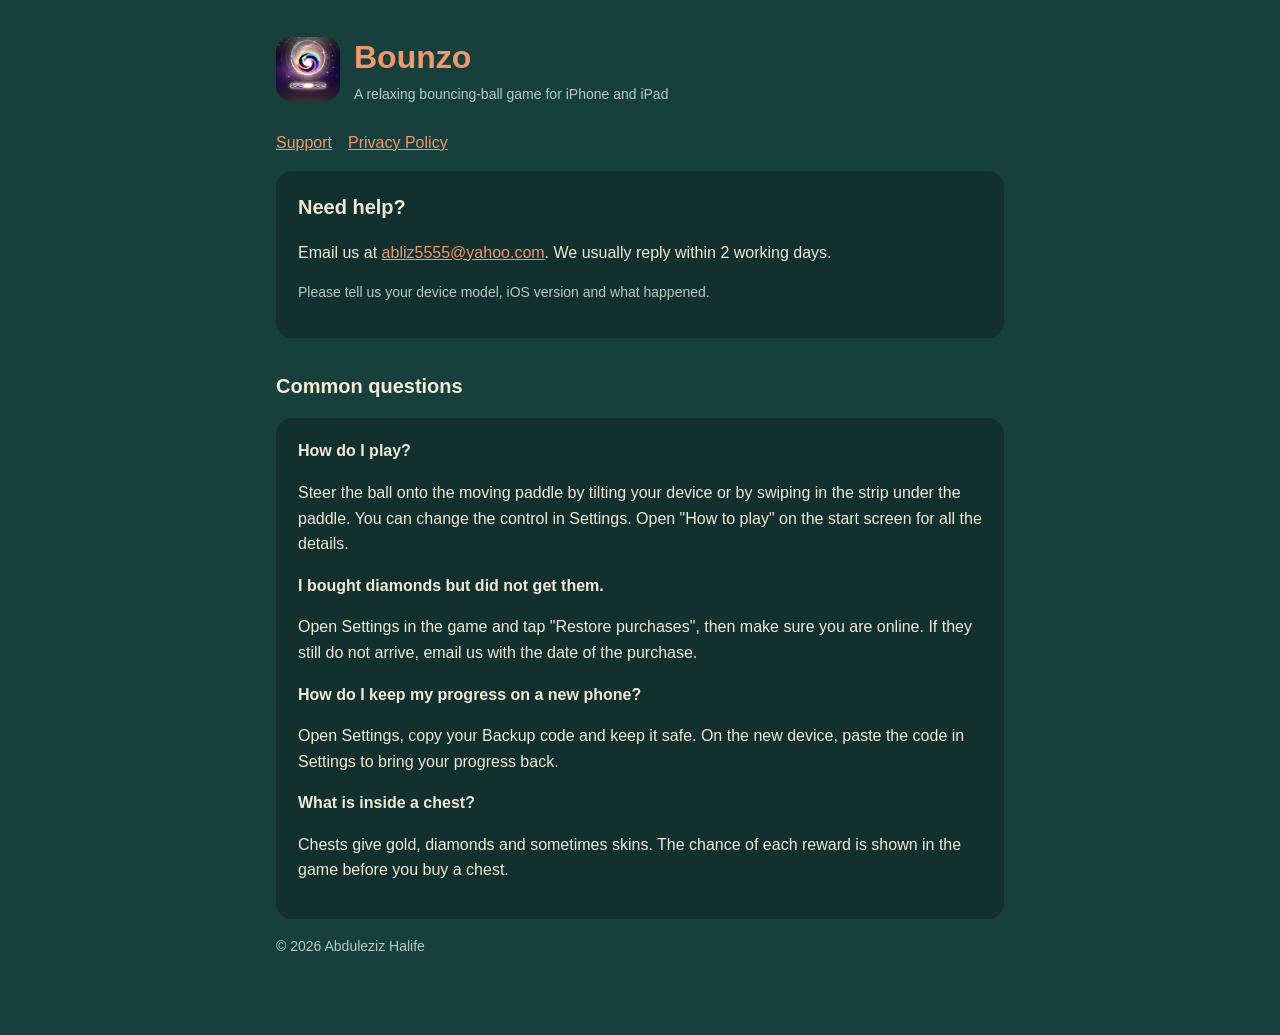
<file: index.html>
<!doctype html><html lang="en"><head><meta charset="utf-8"><meta name="viewport" content="width=device-width,initial-scale=1">
<title>Bounzo – Support</title><link rel="stylesheet" href="style.css"><link rel="icon" href="icon.png"></head><body><main>
<header><img src="icon.png" alt=""><div><h1>Bounzo</h1><div class="muted">A relaxing bouncing-ball game for iPhone and iPad</div></div></header>
<nav><a href="index.html">Support</a><a href="privacy.html">Privacy Policy</a></nav>
<div class="card"><h2 style="margin-top:0">Need help?</h2>
<p>Email us at <a href="mailto:abliz5555@yahoo.com">abliz5555@yahoo.com</a>. We usually reply within 2 working days.</p>
<p class="muted">Please tell us your device model, iOS version and what happened.</p></div>
<h2>Common questions</h2>
<div class="card"><b>How do I play?</b><p>Steer the ball onto the moving paddle by tilting your device or by swiping in the strip under the paddle. You can change the control in Settings. Open "How to play" on the start screen for all the details.</p>
<b>I bought diamonds but did not get them.</b><p>Open Settings in the game and tap "Restore purchases", then make sure you are online. If they still do not arrive, email us with the date of the purchase.</p>
<b>How do I keep my progress on a new phone?</b><p>Open Settings, copy your Backup code and keep it safe. On the new device, paste the code in Settings to bring your progress back.</p>
<b>What is inside a chest?</b><p>Chests give gold, diamonds and sometimes skins. The chance of each reward is shown in the game before you buy a chest.</p></div>
<p class="muted">© 2026 Abduleziz Halife</p></main></body></html>
</file>
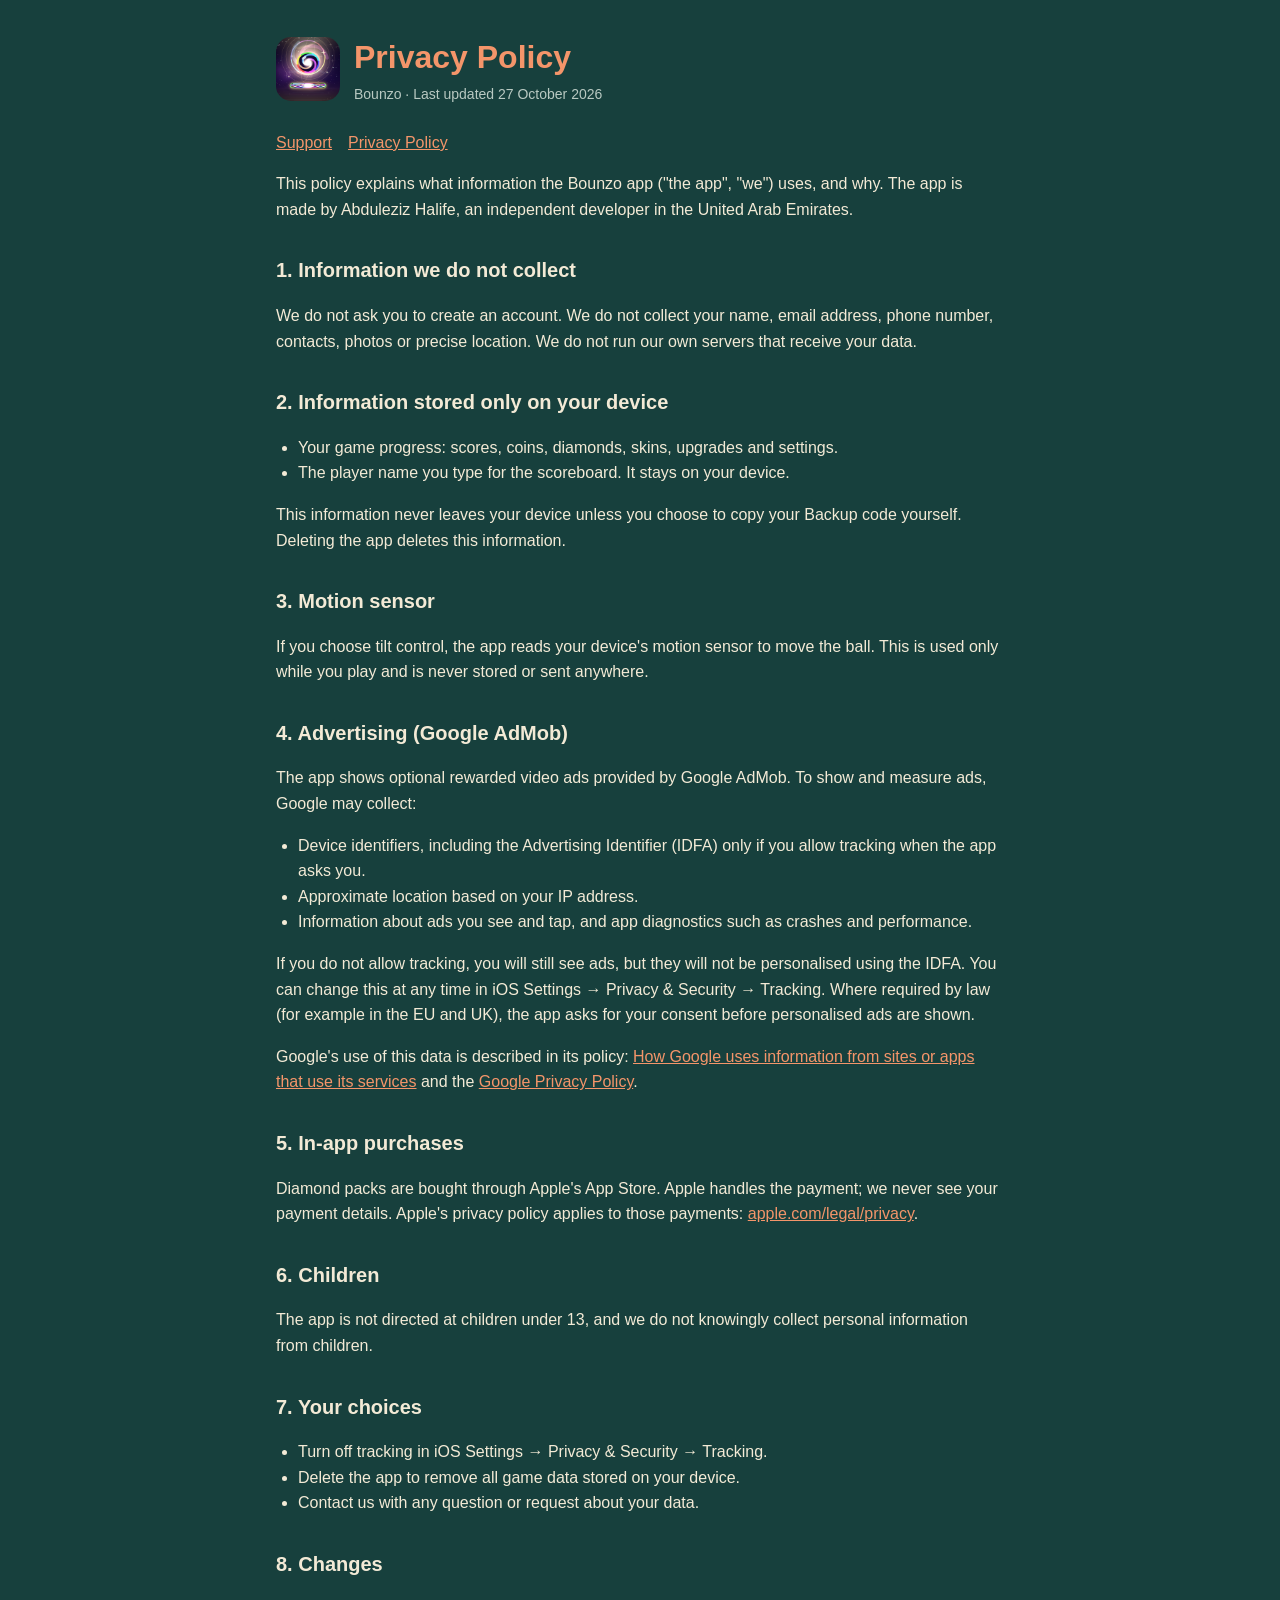
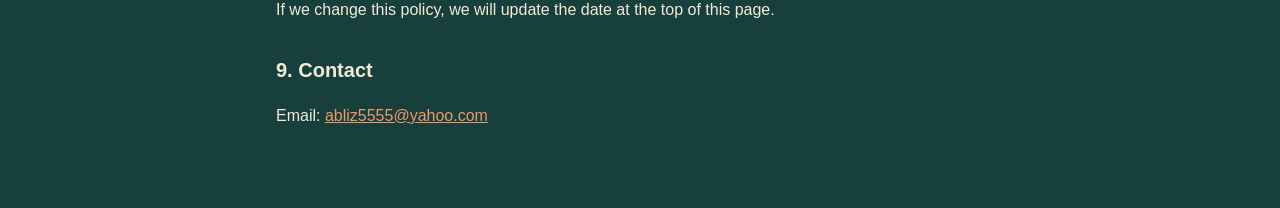
<file: privacy.html>
<!doctype html><html lang="en"><head><meta charset="utf-8"><meta name="viewport" content="width=device-width,initial-scale=1">
<title>Bounzo – Privacy Policy</title><link rel="stylesheet" href="style.css"><link rel="icon" href="icon.png"></head><body><main>
<header><img src="icon.png" alt=""><div><h1>Privacy Policy</h1><div class="muted">Bounzo · Last updated 27 October 2026</div></div></header>
<nav><a href="index.html">Support</a><a href="privacy.html">Privacy Policy</a></nav>
<p>This policy explains what information the Bounzo app ("the app", "we") uses, and why. The app is made by Abduleziz Halife, an independent developer in the United Arab Emirates.</p>
<h2>1. Information we do not collect</h2>
<p>We do not ask you to create an account. We do not collect your name, email address, phone number, contacts, photos or precise location. We do not run our own servers that receive your data.</p>
<h2>2. Information stored only on your device</h2>
<ul><li>Your game progress: scores, coins, diamonds, skins, upgrades and settings.</li>
<li>The player name you type for the scoreboard. It stays on your device.</li></ul>
<p>This information never leaves your device unless you choose to copy your Backup code yourself. Deleting the app deletes this information.</p>
<h2>3. Motion sensor</h2>
<p>If you choose tilt control, the app reads your device's motion sensor to move the ball. This is used only while you play and is never stored or sent anywhere.</p>
<h2>4. Advertising (Google AdMob)</h2>
<p>The app shows optional rewarded video ads provided by Google AdMob. To show and measure ads, Google may collect:</p>
<ul><li>Device identifiers, including the Advertising Identifier (IDFA) only if you allow tracking when the app asks you.</li>
<li>Approximate location based on your IP address.</li>
<li>Information about ads you see and tap, and app diagnostics such as crashes and performance.</li></ul>
<p>If you do not allow tracking, you will still see ads, but they will not be personalised using the IDFA. You can change this at any time in iOS Settings → Privacy &amp; Security → Tracking. Where required by law (for example in the EU and UK), the app asks for your consent before personalised ads are shown.</p>
<p>Google's use of this data is described in its policy: <a href="https://policies.google.com/technologies/partner-sites">How Google uses information from sites or apps that use its services</a> and the <a href="https://policies.google.com/privacy">Google Privacy Policy</a>.</p>
<h2>5. In-app purchases</h2>
<p>Diamond packs are bought through Apple's App Store. Apple handles the payment; we never see your payment details. Apple's privacy policy applies to those payments: <a href="https://www.apple.com/legal/privacy/">apple.com/legal/privacy</a>.</p>
<h2>6. Children</h2>
<p>The app is not directed at children under 13, and we do not knowingly collect personal information from children.</p>
<h2>7. Your choices</h2>
<ul><li>Turn off tracking in iOS Settings → Privacy &amp; Security → Tracking.</li>
<li>Delete the app to remove all game data stored on your device.</li>
<li>Contact us with any question or request about your data.</li></ul>
<h2>8. Changes</h2>
<p>If we change this policy, we will update the date at the top of this page.</p>
<h2>9. Contact</h2>
<p>Email: <a href="mailto:abliz5555@yahoo.com">abliz5555@yahoo.com</a></p>
</main></body></html>
</file>
<file: style.css>
:root{--bg:#17403d;--card:#12302e;--text:#f3ead6;--muted:#b9c9c2;--accent:#f4956a}
*{box-sizing:border-box}body{margin:0;background:var(--bg);color:var(--text);font:16px/1.6 -apple-system,BlinkMacSystemFont,"Segoe UI",Roboto,sans-serif}
main{max-width:760px;margin:0 auto;padding:32px 16px 64px}
header{display:flex;align-items:center;gap:14px;margin-bottom:24px}header img{width:64px;height:64px;border-radius:15px}
h1{margin:0;font-size:32px;color:var(--accent)}h2{margin-top:32px;font-size:20px}
.card{background:var(--card);border-radius:16px;padding:20px 22px;margin:16px 0}
a{color:var(--accent)}.muted{color:var(--muted);font-size:14px}ul{padding-left:22px}
nav a{margin-right:16px}
</file>
